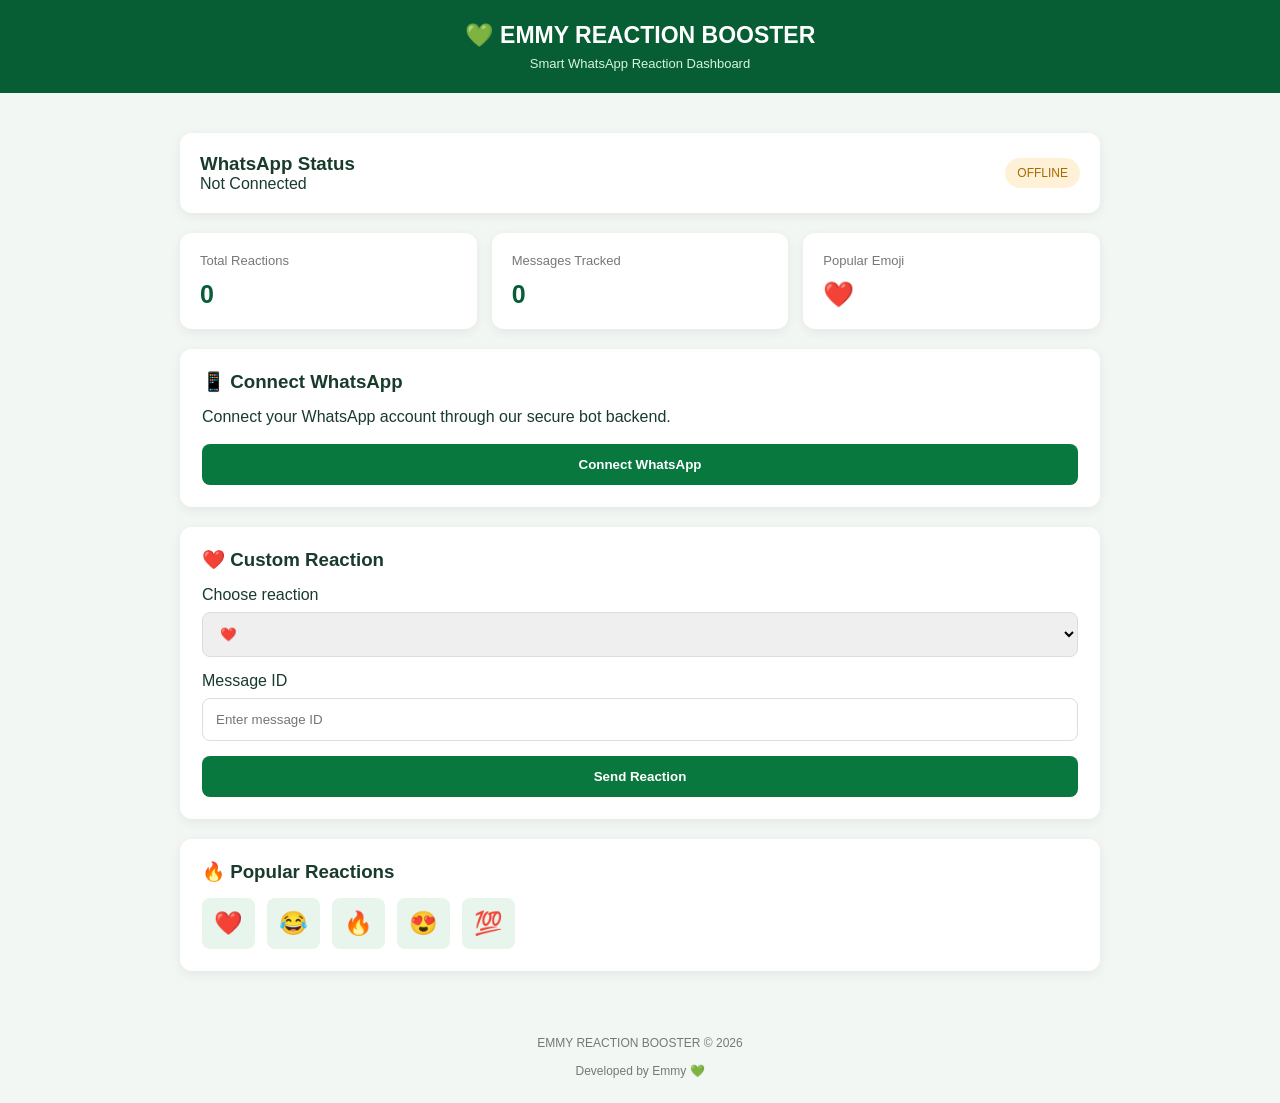
<file: index.html>
<!DOCTYPE html>
<html lang="en">
<head>
<meta charset="UTF-8">
<meta name="viewport" content="width=device-width, initial-scale=1.0">
<title>Emmy Reaction Booster</title>

<style>
* {
    margin: 0;
    padding: 0;
    box-sizing: border-box;
    font-family: Arial, sans-serif;
}

body {
    background: #f3f7f4;
    color: #183b2b;
}

header {
    background: #075e35;
    color: white;
    padding: 22px;
    text-align: center;
}

header h1 {
    font-size: 23px;
}

header p {
    margin-top: 7px;
    font-size: 13px;
    color: #d5f5df;
}

.container {
    max-width: 950px;
    margin: 25px auto;
    padding: 15px;
}

.status {
    background: white;
    padding: 20px;
    border-radius: 12px;
    display: flex;
    justify-content: space-between;
    align-items: center;
    box-shadow: 0 3px 12px #00000010;
}

.badge {
    background: #fff0d8;
    color: #a56b00;
    padding: 8px 12px;
    border-radius: 20px;
    font-size: 12px;
}

.cards {
    display: grid;
    grid-template-columns: repeat(3, 1fr);
    gap: 15px;
    margin-top: 20px;
}

.card {
    background: white;
    padding: 20px;
    border-radius: 12px;
    box-shadow: 0 3px 12px #00000010;
}

.card h2 {
    color: #075e35;
    font-size: 25px;
    margin-top: 12px;
}

.card p {
    color: #777;
    font-size: 13px;
}

.section {
    background: white;
    margin-top: 20px;
    padding: 22px;
    border-radius: 12px;
    box-shadow: 0 3px 12px #00000010;
}

.section h3 {
    margin-bottom: 15px;
}

input, select {
    width: 100%;
    padding: 13px;
    border: 1px solid #ddd;
    border-radius: 8px;
    margin: 8px 0 15px;
    outline: none;
}

button {
    background: #08783f;
    color: white;
    padding: 13px 20px;
    border: none;
    border-radius: 8px;
    cursor: pointer;
    width: 100%;
    font-weight: bold;
}

button:hover {
    background: #064e2d;
}

.reactions {
    display: flex;
    gap: 12px;
    flex-wrap: wrap;
}

.emoji {
    background: #e8f5ec;
    padding: 12px;
    border-radius: 8px;
    font-size: 23px;
}

footer {
    text-align: center;
    padding: 25px;
    color: #777;
    font-size: 12px;
}

@media(max-width:600px) {
    .cards {
        grid-template-columns: 1fr;
    }
}
</style>
</head>

<body>

<header>
    <h1>💚 EMMY REACTION BOOSTER</h1>
    <p>Smart WhatsApp Reaction Dashboard</p>
</header>

<div class="container">

    <div class="status">
        <div>
            <h3>WhatsApp Status</h3>
            <p id="statusText">Not Connected</p>
        </div>
        <span class="badge">OFFLINE</span>
    </div>

    <div class="cards">

        <div class="card">
            <p>Total Reactions</p>
            <h2>0</h2>
        </div>

        <div class="card">
            <p>Messages Tracked</p>
            <h2>0</h2>
        </div>

        <div class="card">
            <p>Popular Emoji</p>
            <h2>❤️</h2>
        </div>

    </div>

    <div class="section">
        <h3>📱 Connect WhatsApp</h3>
        <p>Connect your WhatsApp account through our secure bot backend.</p>
        <br>
        <button onclick="alert('WhatsApp backend connection will be added next!')">
            Connect WhatsApp
        </button>
    </div>

    <div class="section">
        <h3>❤️ Custom Reaction</h3>

        <label>Choose reaction</label>

        <select id="emoji">
            <option>❤️</option>
            <option>😂</option>
            <option>🔥</option>
            <option>😍</option>
            <option>🥰</option>
            <option>👍</option>
            <option>👏</option>
            <option>💯</option>
        </select>

        <label>Message ID</label>
        <input type="text" id="messageId"
        placeholder="Enter message ID">

        <button onclick="react()">
            Send Reaction
        </button>
    </div>

    <div class="section">
        <h3>🔥 Popular Reactions</h3>

        <div class="reactions">
            <div class="emoji">❤️</div>
            <div class="emoji">😂</div>
            <div class="emoji">🔥</div>
            <div class="emoji">😍</div>
            <div class="emoji">💯</div>
        </div>
    </div>

</div>

<footer>
    EMMY REACTION BOOSTER © 2026
    <br><br>
    Developed by Emmy 💚
</footer>

<script>
function react() {
    const emoji = document.getElementById("emoji").value;
    const id = document.getElementById("messageId").value;

    if (!id.trim()) {
        alert("Please enter a message ID");
        return;
    }

    alert("Dashboard interface ready. WhatsApp backend is not connected yet.");
}
</script>

</body>
  </html>
</file>
